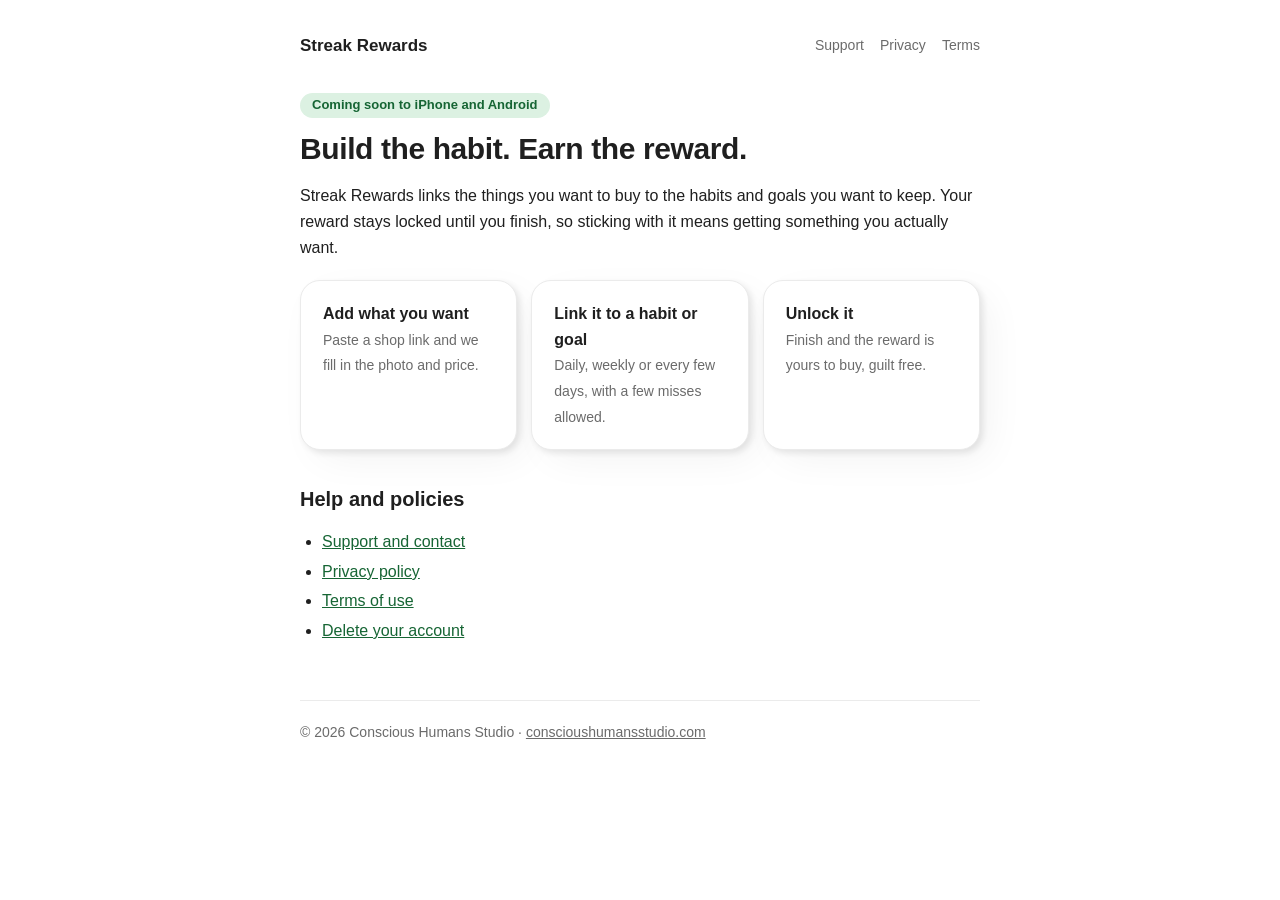
<file: streakrewards/index.html>
<!doctype html>
<html lang="en">
<head>
  <meta charset="utf-8">
  <meta name="viewport" content="width=device-width, initial-scale=1">
  <title>Streak Rewards</title>
  <meta name="description" content="Streak Rewards: build a habit, earn the thing you want. Link a wishlist item to a habit or goal and unlock it when you finish.">
  <link rel="stylesheet" href="/assets/site.css">
  <script>
    // Old-style links (/streakrewards/#privacy) open the matching page (/streakrewards/privacy/).
    (function () {
      var pages = { privacy: 1, terms: 1, support: 1, 'delete-account': 1 };
      var h = location.hash.replace('#', '');
      if (pages[h]) location.replace('/streakrewards/' + h + '/');
    })();
  </script>
</head>
<body>
  <div class="wrap">
    <header class="site">
      <a class="brand" href="/streakrewards/">Streak Rewards</a>
      <nav class="links">
        <a href="/streakrewards/support/">Support</a>
        <a href="/streakrewards/privacy/">Privacy</a>
        <a href="/streakrewards/terms/">Terms</a>
      </nav>
    </header>

    <span class="pill">Coming soon to iPhone and Android</span>
    <h1>Build the habit. Earn the reward.</h1>
    <p>Streak Rewards links the things you want to buy to the habits and goals you want to keep. Your reward stays locked until you finish, so sticking with it means getting something you actually want.</p>

    <div class="grid">
      <div class="card"><strong>Add what you want</strong><br><span class="muted">Paste a shop link and we fill in the photo and price.</span></div>
      <div class="card"><strong>Link it to a habit or goal</strong><br><span class="muted">Daily, weekly or every few days, with a few misses allowed.</span></div>
      <div class="card"><strong>Unlock it</strong><br><span class="muted">Finish and the reward is yours to buy, guilt free.</span></div>
    </div>

    <h2>Help and policies</h2>
    <ul>
      <li><a href="/streakrewards/support/">Support and contact</a></li>
      <li><a href="/streakrewards/privacy/">Privacy policy</a></li>
      <li><a href="/streakrewards/terms/">Terms of use</a></li>
      <li><a href="/streakrewards/delete-account/">Delete your account</a></li>
    </ul>

    <footer class="site">
      © 2026 Conscious Humans Studio · <a href="/">conscioushumansstudio.com</a>
    </footer>
  </div>
</body>
</html>
</file>
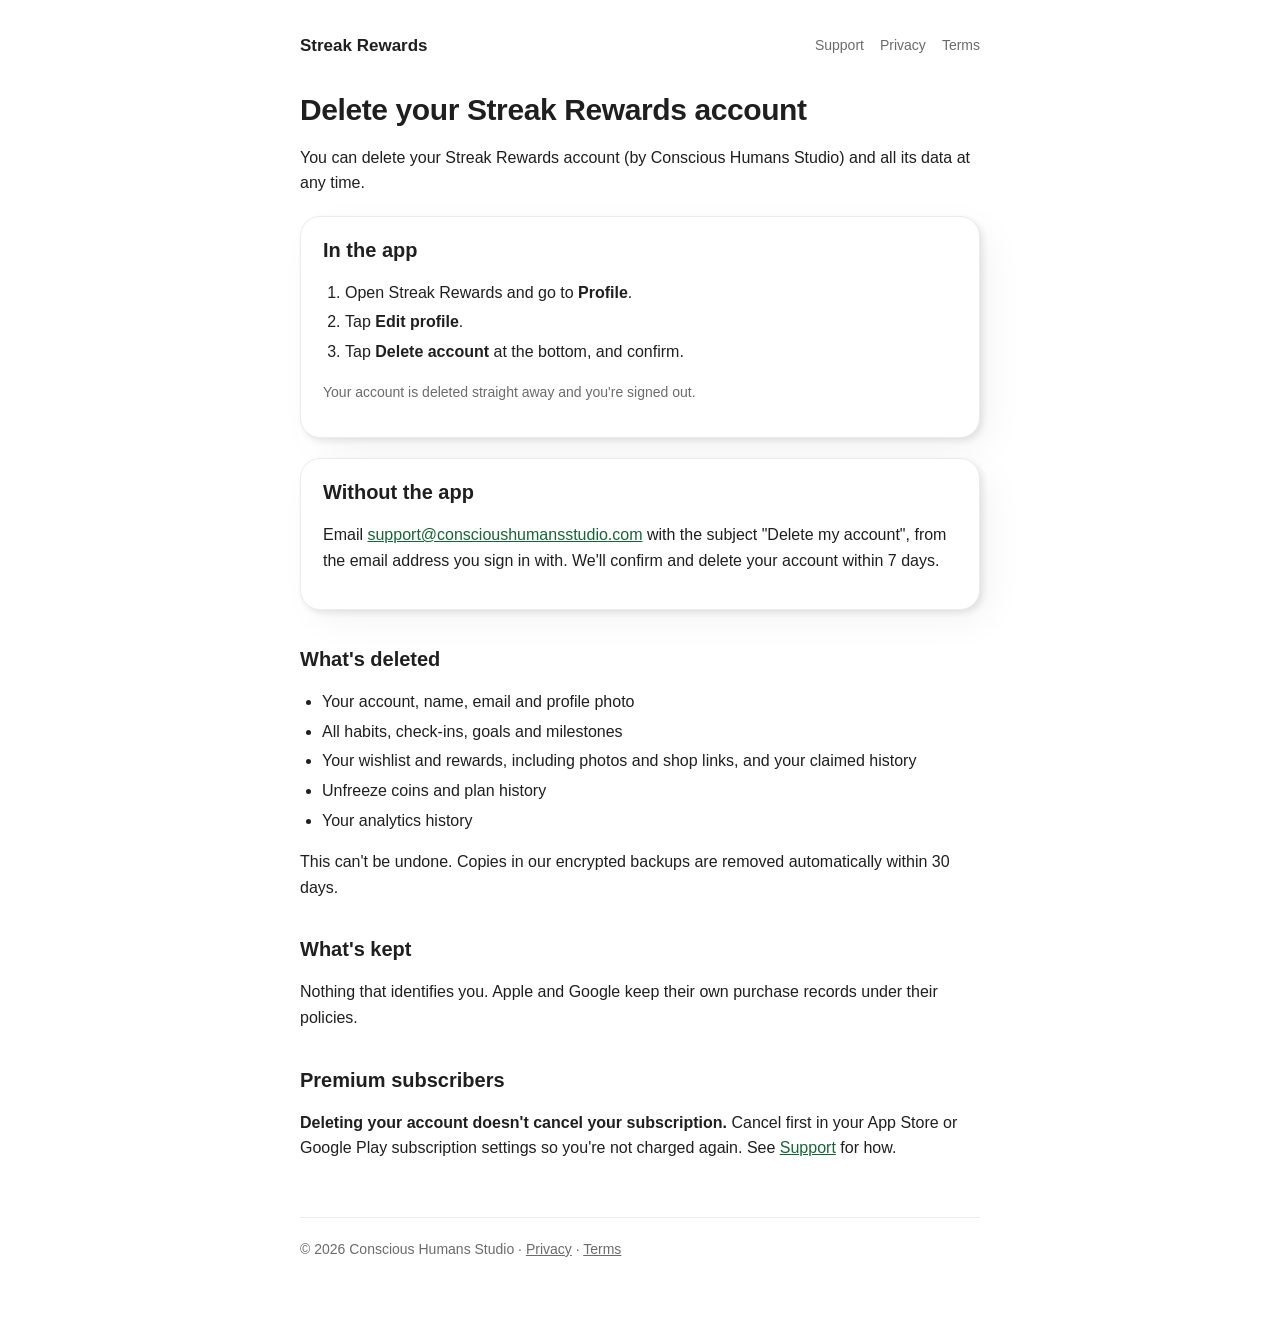
<file: streakrewards/delete-account/index.html>
<!doctype html>
<html lang="en">
<head>
  <meta charset="utf-8">
  <meta name="viewport" content="width=device-width, initial-scale=1">
  <title>Delete your account · Streak Rewards</title>
  <meta name="description" content="How to delete your Streak Rewards account and data, in the app or by email.">
  <link rel="stylesheet" href="/assets/site.css">
</head>
<body>
  <div class="wrap">
    <header class="site">
      <a class="brand" href="/streakrewards/">Streak Rewards</a>
      <nav class="links">
        <a href="/streakrewards/support/">Support</a>
        <a href="/streakrewards/privacy/">Privacy</a>
        <a href="/streakrewards/terms/">Terms</a>
      </nav>
    </header>

    <h1>Delete your Streak Rewards account</h1>
    <p>You can delete your Streak Rewards account (by Conscious Humans Studio) and all its data at any time.</p>

    <div class="card">
      <h2>In the app</h2>
      <ol>
        <li>Open Streak Rewards and go to <strong>Profile</strong>.</li>
        <li>Tap <strong>Edit profile</strong>.</li>
        <li>Tap <strong>Delete account</strong> at the bottom, and confirm.</li>
      </ol>
      <p class="muted">Your account is deleted straight away and you're signed out.</p>
    </div>

    <div class="card">
      <h2>Without the app</h2>
      <p>Email <a href="mailto:support@conscioushumansstudio.com?subject=Delete%20my%20account">support@conscioushumansstudio.com</a> with the subject "Delete my account", from the email address you sign in with. We'll confirm and delete your account within 7 days.</p>
    </div>

    <h2>What's deleted</h2>
    <ul>
      <li>Your account, name, email and profile photo</li>
      <li>All habits, check-ins, goals and milestones</li>
      <li>Your wishlist and rewards, including photos and shop links, and your claimed history</li>
      <li>Unfreeze coins and plan history</li>
      <li>Your analytics history</li>
    </ul>
    <p>This can't be undone. Copies in our encrypted backups are removed automatically within 30 days.</p>

    <h2>What's kept</h2>
    <p>Nothing that identifies you. Apple and Google keep their own purchase records under their policies.</p>

    <h2>Premium subscribers</h2>
    <p><strong>Deleting your account doesn't cancel your subscription.</strong> Cancel first in your App Store or Google Play subscription settings so you're not charged again. See <a href="/streakrewards/support/">Support</a> for how.</p>

    <footer class="site">
      © 2026 Conscious Humans Studio · <a href="/streakrewards/privacy/">Privacy</a> · <a href="/streakrewards/terms/">Terms</a>
    </footer>
  </div>
</body>
</html>
</file>
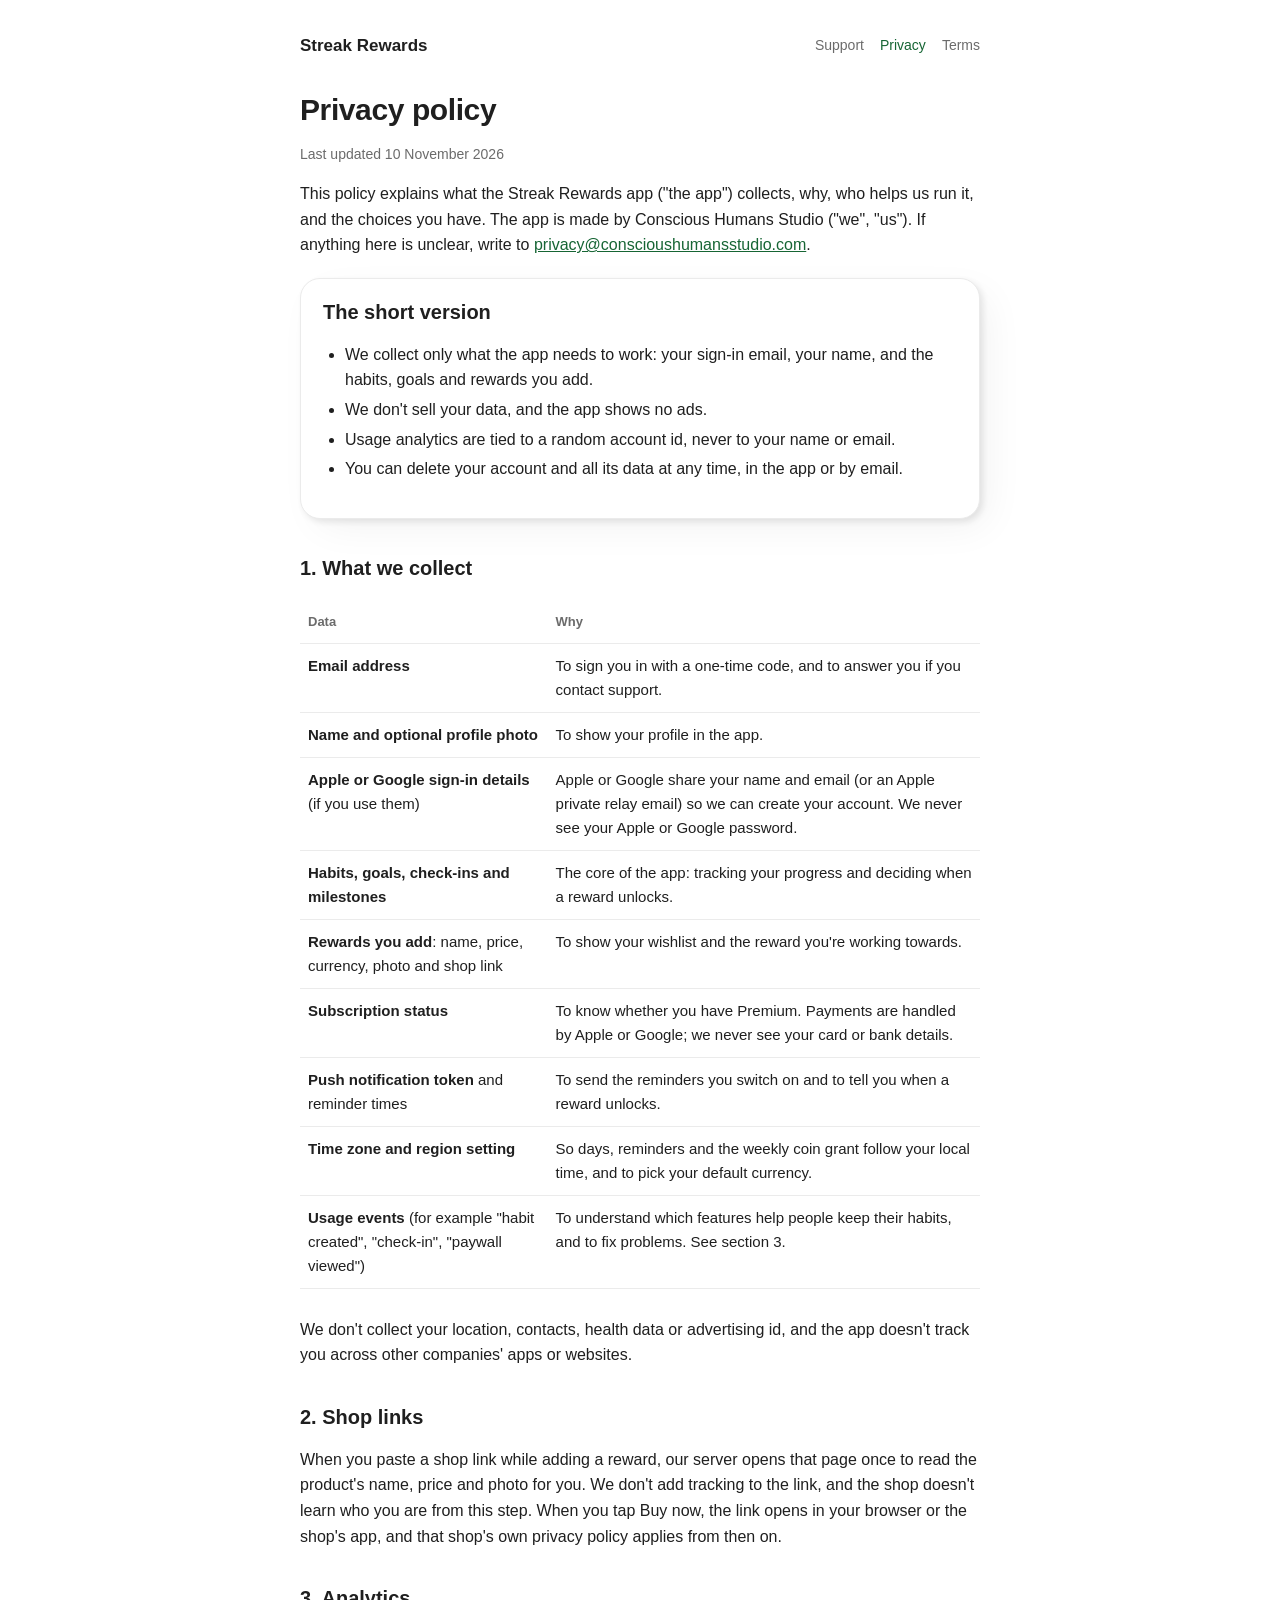
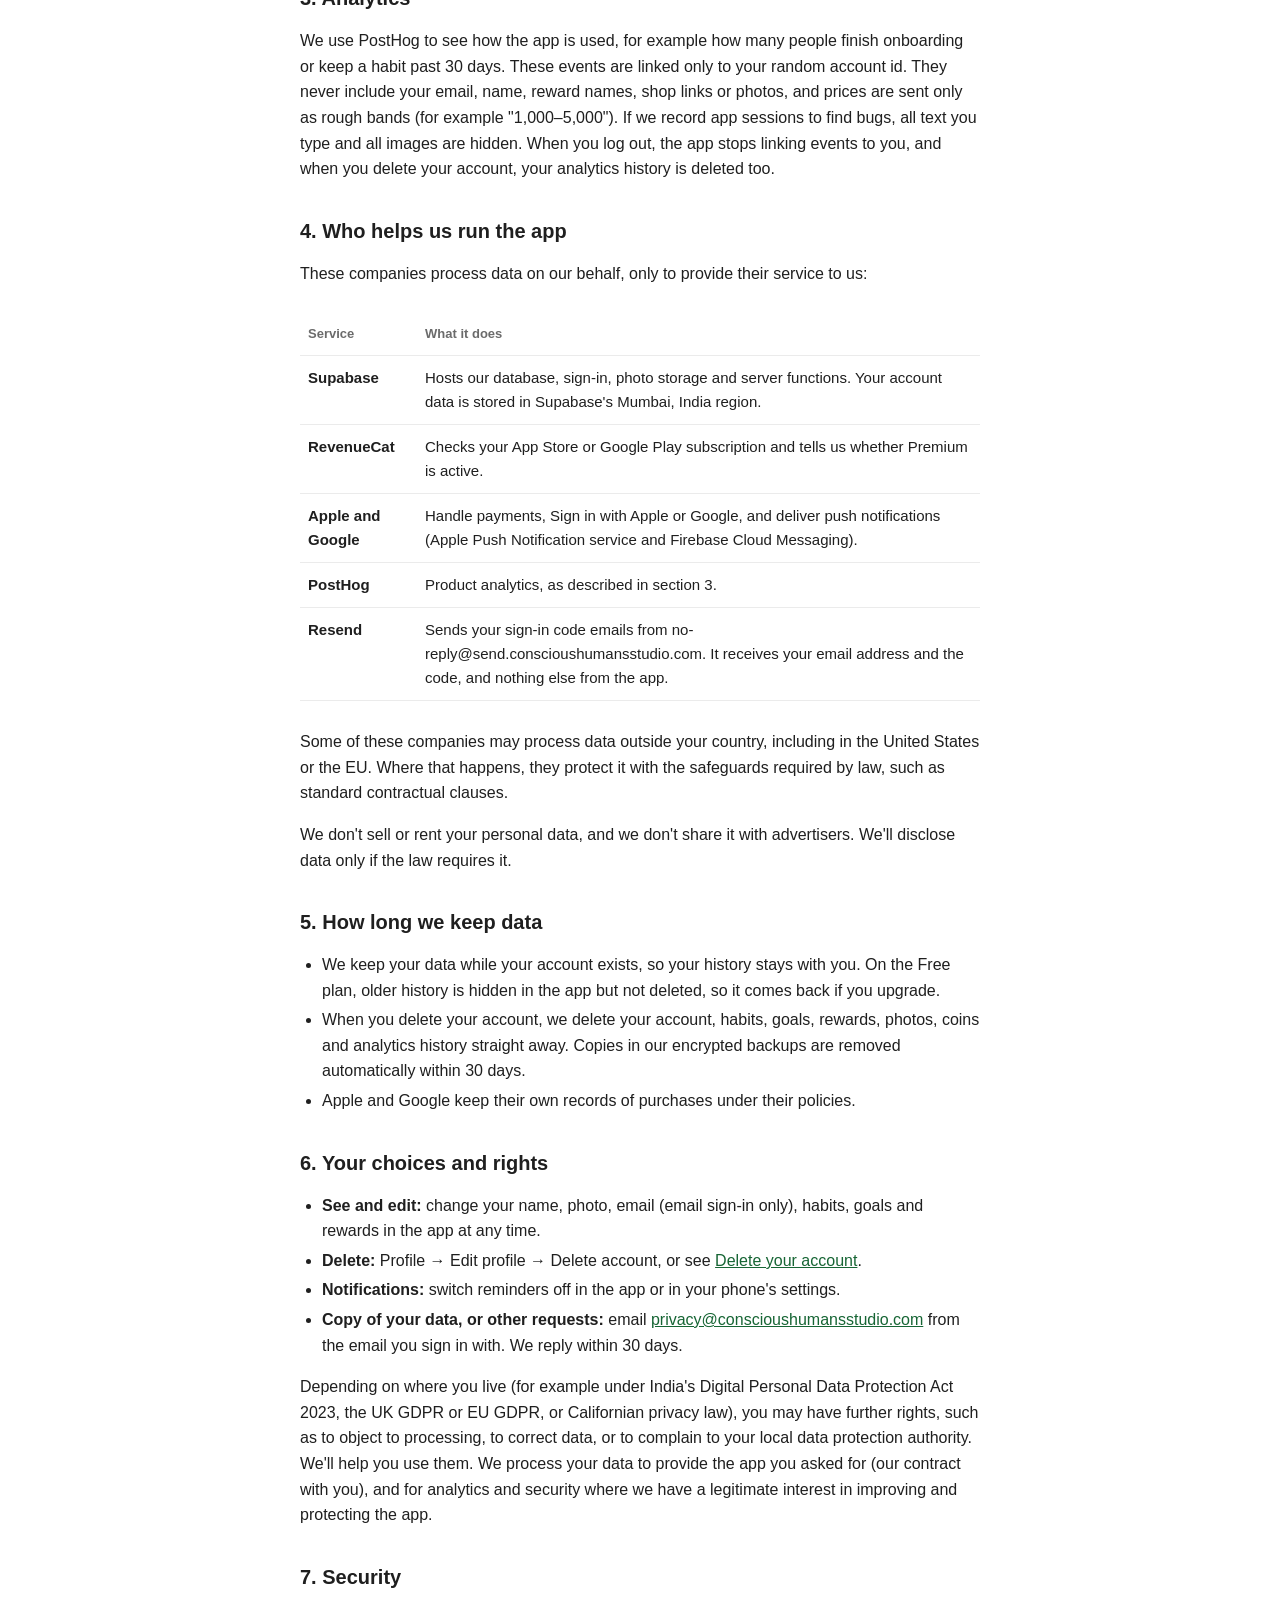
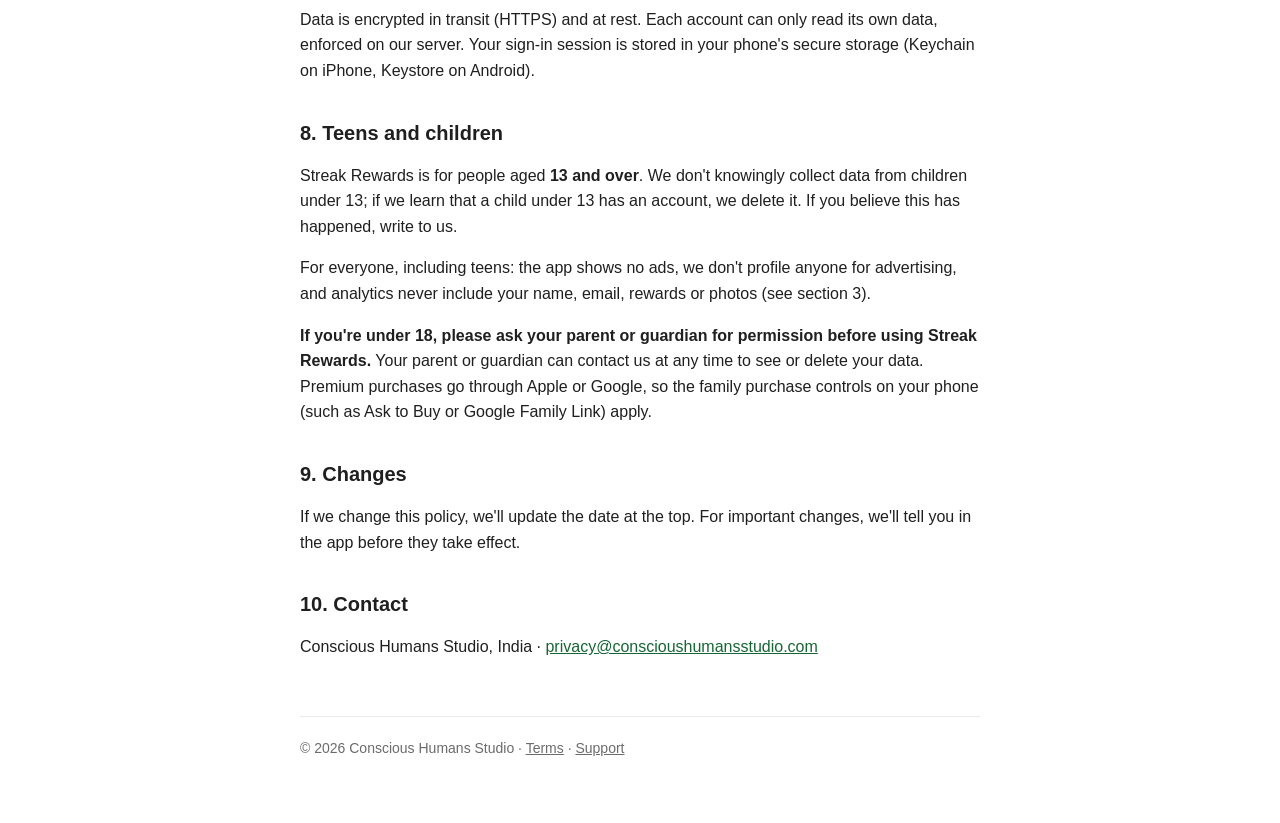
<file: streakrewards/privacy/index.html>
<!doctype html>
<html lang="en">
<head>
  <meta charset="utf-8">
  <meta name="viewport" content="width=device-width, initial-scale=1">
  <title>Privacy policy · Streak Rewards</title>
  <meta name="description" content="How Streak Rewards collects, uses and protects your data.">
  <link rel="stylesheet" href="/assets/site.css">
</head>
<body>
  <div class="wrap">
    <header class="site">
      <a class="brand" href="/streakrewards/">Streak Rewards</a>
      <nav class="links">
        <a href="/streakrewards/support/">Support</a>
        <a href="/streakrewards/privacy/" aria-current="page">Privacy</a>
        <a href="/streakrewards/terms/">Terms</a>
      </nav>
    </header>

    <h1>Privacy policy</h1>
    <p class="muted">Last updated 10 November 2026</p>

    <p>This policy explains what the Streak Rewards app ("the app") collects, why, who helps us run it, and the choices you have. The app is made by Conscious Humans Studio ("we", "us"). If anything here is unclear, write to <a href="mailto:privacy@conscioushumansstudio.com">privacy@conscioushumansstudio.com</a>.</p>

    <div class="card">
      <h2>The short version</h2>
      <ul>
        <li>We collect only what the app needs to work: your sign-in email, your name, and the habits, goals and rewards you add.</li>
        <li>We don't sell your data, and the app shows no ads.</li>
        <li>Usage analytics are tied to a random account id, never to your name or email.</li>
        <li>You can delete your account and all its data at any time, in the app or by email.</li>
      </ul>
    </div>

    <h2>1. What we collect</h2>
    <div class="table-scroll">
      <table>
        <tr><th>Data</th><th>Why</th></tr>
        <tr><td><strong>Email address</strong></td><td>To sign you in with a one-time code, and to answer you if you contact support.</td></tr>
        <tr><td><strong>Name and optional profile photo</strong></td><td>To show your profile in the app.</td></tr>
        <tr><td><strong>Apple or Google sign-in details</strong> (if you use them)</td><td>Apple or Google share your name and email (or an Apple private relay email) so we can create your account. We never see your Apple or Google password.</td></tr>
        <tr><td><strong>Habits, goals, check-ins and milestones</strong></td><td>The core of the app: tracking your progress and deciding when a reward unlocks.</td></tr>
        <tr><td><strong>Rewards you add</strong>: name, price, currency, photo and shop link</td><td>To show your wishlist and the reward you're working towards.</td></tr>
        <tr><td><strong>Subscription status</strong></td><td>To know whether you have Premium. Payments are handled by Apple or Google; we never see your card or bank details.</td></tr>
        <tr><td><strong>Push notification token</strong> and reminder times</td><td>To send the reminders you switch on and to tell you when a reward unlocks.</td></tr>
        <tr><td><strong>Time zone and region setting</strong></td><td>So days, reminders and the weekly coin grant follow your local time, and to pick your default currency.</td></tr>
        <tr><td><strong>Usage events</strong> (for example "habit created", "check-in", "paywall viewed")</td><td>To understand which features help people keep their habits, and to fix problems. See section 3.</td></tr>
      </table>
    </div>
    <p>We don't collect your location, contacts, health data or advertising id, and the app doesn't track you across other companies' apps or websites.</p>

    <h2>2. Shop links</h2>
    <p>When you paste a shop link while adding a reward, our server opens that page once to read the product's name, price and photo for you. We don't add tracking to the link, and the shop doesn't learn who you are from this step. When you tap Buy now, the link opens in your browser or the shop's app, and that shop's own privacy policy applies from then on.</p>

    <h2>3. Analytics</h2>
    <p>We use PostHog to see how the app is used, for example how many people finish onboarding or keep a habit past 30 days. These events are linked only to your random account id. They never include your email, name, reward names, shop links or photos, and prices are sent only as rough bands (for example "1,000–5,000"). If we record app sessions to find bugs, all text you type and all images are hidden. When you log out, the app stops linking events to you, and when you delete your account, your analytics history is deleted too.</p>

    <h2>4. Who helps us run the app</h2>
    <p>These companies process data on our behalf, only to provide their service to us:</p>
    <div class="table-scroll">
      <table>
        <tr><th>Service</th><th>What it does</th></tr>
        <tr><td><strong>Supabase</strong></td><td>Hosts our database, sign-in, photo storage and server functions. Your account data is stored in Supabase's Mumbai, India region.</td></tr>
        <tr><td><strong>RevenueCat</strong></td><td>Checks your App Store or Google Play subscription and tells us whether Premium is active.</td></tr>
        <tr><td><strong>Apple and Google</strong></td><td>Handle payments, Sign in with Apple or Google, and deliver push notifications (Apple Push Notification service and Firebase Cloud Messaging).</td></tr>
        <tr><td><strong>PostHog</strong></td><td>Product analytics, as described in section 3.</td></tr>
        <tr><td><strong>Resend</strong></td><td>Sends your sign-in code emails from no-reply@send.conscioushumansstudio.com. It receives your email address and the code, and nothing else from the app.</td></tr>
      </table>
    </div>
    <p>Some of these companies may process data outside your country, including in the United States or the EU. Where that happens, they protect it with the safeguards required by law, such as standard contractual clauses.</p>
    <p>We don't sell or rent your personal data, and we don't share it with advertisers. We'll disclose data only if the law requires it.</p>

    <h2>5. How long we keep data</h2>
    <ul>
      <li>We keep your data while your account exists, so your history stays with you. On the Free plan, older history is hidden in the app but not deleted, so it comes back if you upgrade.</li>
      <li>When you delete your account, we delete your account, habits, goals, rewards, photos, coins and analytics history straight away. Copies in our encrypted backups are removed automatically within 30 days.</li>
      <li>Apple and Google keep their own records of purchases under their policies.</li>
    </ul>

    <h2>6. Your choices and rights</h2>
    <ul>
      <li><strong>See and edit:</strong> change your name, photo, email (email sign-in only), habits, goals and rewards in the app at any time.</li>
      <li><strong>Delete:</strong> Profile → Edit profile → Delete account, or see <a href="/streakrewards/delete-account/">Delete your account</a>.</li>
      <li><strong>Notifications:</strong> switch reminders off in the app or in your phone's settings.</li>
      <li><strong>Copy of your data, or other requests:</strong> email <a href="mailto:privacy@conscioushumansstudio.com">privacy@conscioushumansstudio.com</a> from the email you sign in with. We reply within 30 days.</li>
    </ul>
    <p>Depending on where you live (for example under India's Digital Personal Data Protection Act 2023, the UK GDPR or EU GDPR, or Californian privacy law), you may have further rights, such as to object to processing, to correct data, or to complain to your local data protection authority. We'll help you use them. We process your data to provide the app you asked for (our contract with you), and for analytics and security where we have a legitimate interest in improving and protecting the app.</p>

    <h2>7. Security</h2>
    <p>Data is encrypted in transit (HTTPS) and at rest. Each account can only read its own data, enforced on our server. Your sign-in session is stored in your phone's secure storage (Keychain on iPhone, Keystore on Android).</p>

    <h2>8. Teens and children</h2>
    <p>Streak Rewards is for people aged <strong>13 and over</strong>. We don't knowingly collect data from children under 13; if we learn that a child under 13 has an account, we delete it. If you believe this has happened, write to us.</p>
    <p>For everyone, including teens: the app shows no ads, we don't profile anyone for advertising, and analytics never include your name, email, rewards or photos (see section 3).</p>
    <p><strong>If you're under 18, please ask your parent or guardian for permission before using Streak Rewards.</strong> Your parent or guardian can contact us at any time to see or delete your data. Premium purchases go through Apple or Google, so the family purchase controls on your phone (such as Ask to Buy or Google Family Link) apply.</p>

    <h2>9. Changes</h2>
    <p>If we change this policy, we'll update the date at the top. For important changes, we'll tell you in the app before they take effect.</p>

    <h2>10. Contact</h2>
    <p>Conscious Humans Studio, India · <a href="mailto:privacy@conscioushumansstudio.com">privacy@conscioushumansstudio.com</a></p>

    <footer class="site">
      © 2026 Conscious Humans Studio · <a href="/streakrewards/terms/">Terms</a> · <a href="/streakrewards/support/">Support</a>
    </footer>
  </div>
</body>
</html>
</file>
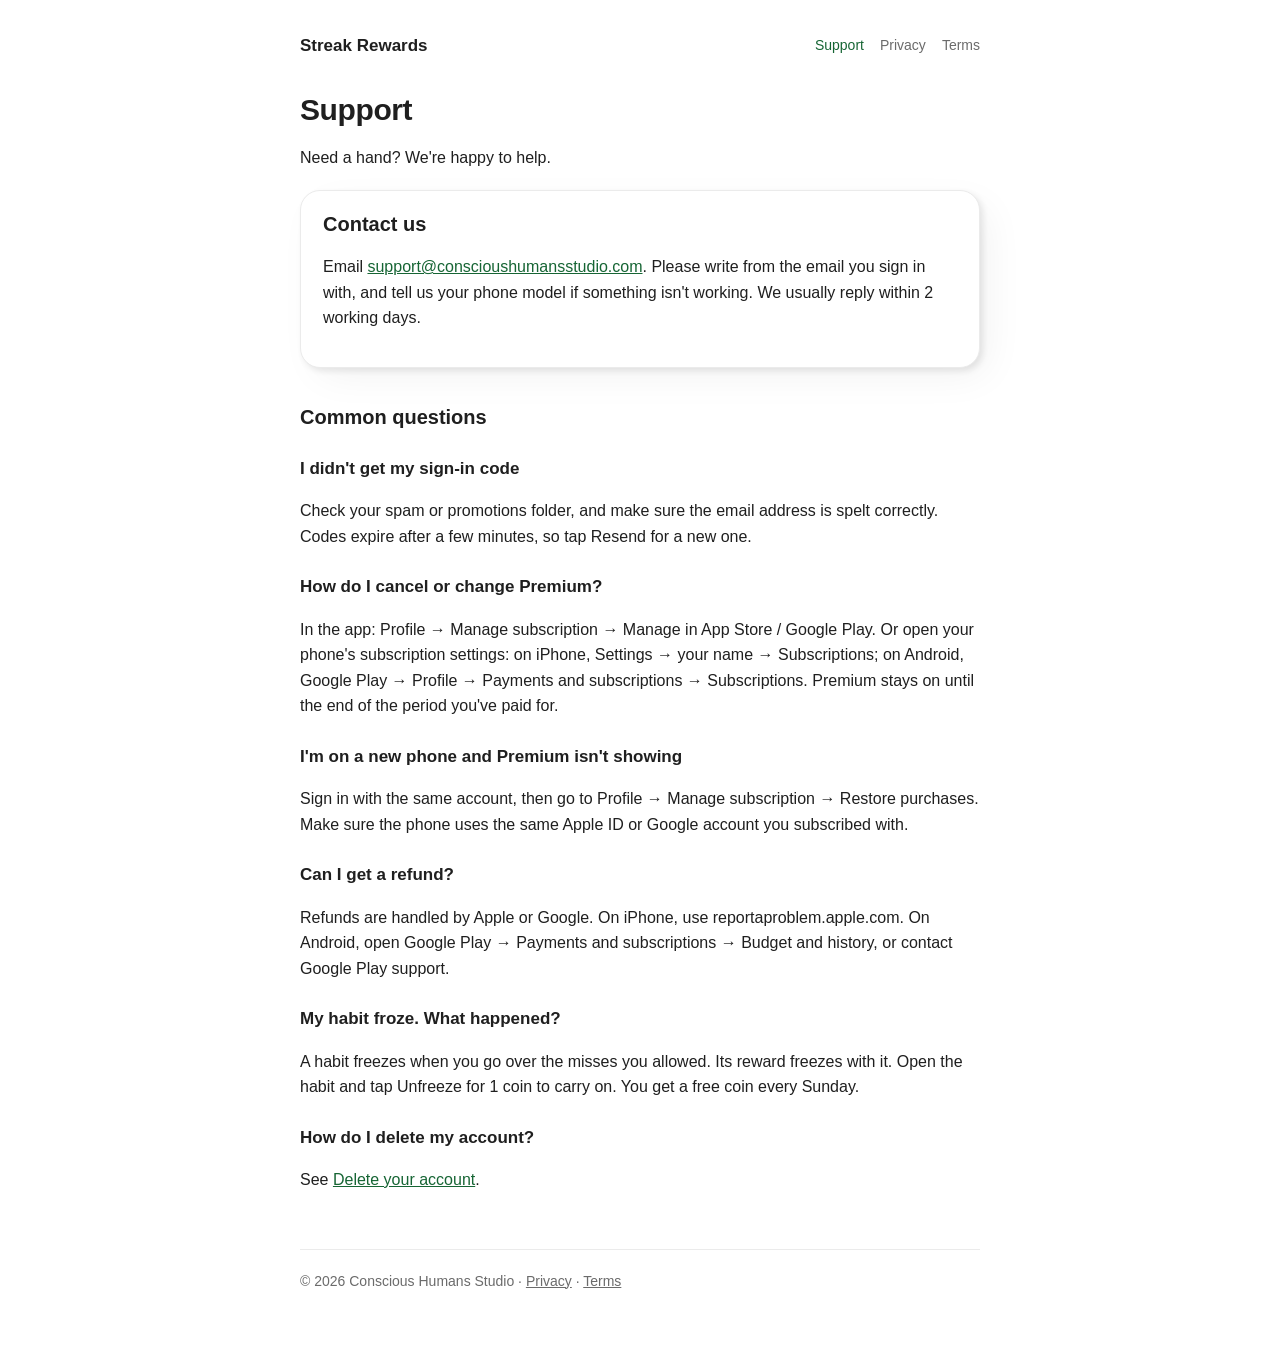
<file: streakrewards/support/index.html>
<!doctype html>
<html lang="en">
<head>
  <meta charset="utf-8">
  <meta name="viewport" content="width=device-width, initial-scale=1">
  <title>Support · Streak Rewards</title>
  <meta name="description" content="Help with Streak Rewards: contact support, manage your subscription, restore purchases.">
  <link rel="stylesheet" href="/assets/site.css">
</head>
<body>
  <div class="wrap">
    <header class="site">
      <a class="brand" href="/streakrewards/">Streak Rewards</a>
      <nav class="links">
        <a href="/streakrewards/support/" aria-current="page">Support</a>
        <a href="/streakrewards/privacy/">Privacy</a>
        <a href="/streakrewards/terms/">Terms</a>
      </nav>
    </header>

    <h1>Support</h1>
    <p>Need a hand? We're happy to help.</p>

    <div class="card">
      <h2>Contact us</h2>
      <p>Email <a href="mailto:support@conscioushumansstudio.com">support@conscioushumansstudio.com</a>. Please write from the email you sign in with, and tell us your phone model if something isn't working. We usually reply within 2 working days.</p>
    </div>

    <h2>Common questions</h2>

    <h3>I didn't get my sign-in code</h3>
    <p>Check your spam or promotions folder, and make sure the email address is spelt correctly. Codes expire after a few minutes, so tap Resend for a new one.</p>

    <h3>How do I cancel or change Premium?</h3>
    <p>In the app: Profile → Manage subscription → Manage in App Store / Google Play. Or open your phone's subscription settings: on iPhone, Settings → your name → Subscriptions; on Android, Google Play → Profile → Payments and subscriptions → Subscriptions. Premium stays on until the end of the period you've paid for.</p>

    <h3>I'm on a new phone and Premium isn't showing</h3>
    <p>Sign in with the same account, then go to Profile → Manage subscription → Restore purchases. Make sure the phone uses the same Apple ID or Google account you subscribed with.</p>

    <h3>Can I get a refund?</h3>
    <p>Refunds are handled by Apple or Google. On iPhone, use reportaproblem.apple.com. On Android, open Google Play → Payments and subscriptions → Budget and history, or contact Google Play support.</p>

    <h3>My habit froze. What happened?</h3>
    <p>A habit freezes when you go over the misses you allowed. Its reward freezes with it. Open the habit and tap Unfreeze for 1 coin to carry on. You get a free coin every Sunday.</p>

    <h3>How do I delete my account?</h3>
    <p>See <a href="/streakrewards/delete-account/">Delete your account</a>.</p>

    <footer class="site">
      © 2026 Conscious Humans Studio · <a href="/streakrewards/privacy/">Privacy</a> · <a href="/streakrewards/terms/">Terms</a>
    </footer>
  </div>
</body>
</html>
</file>
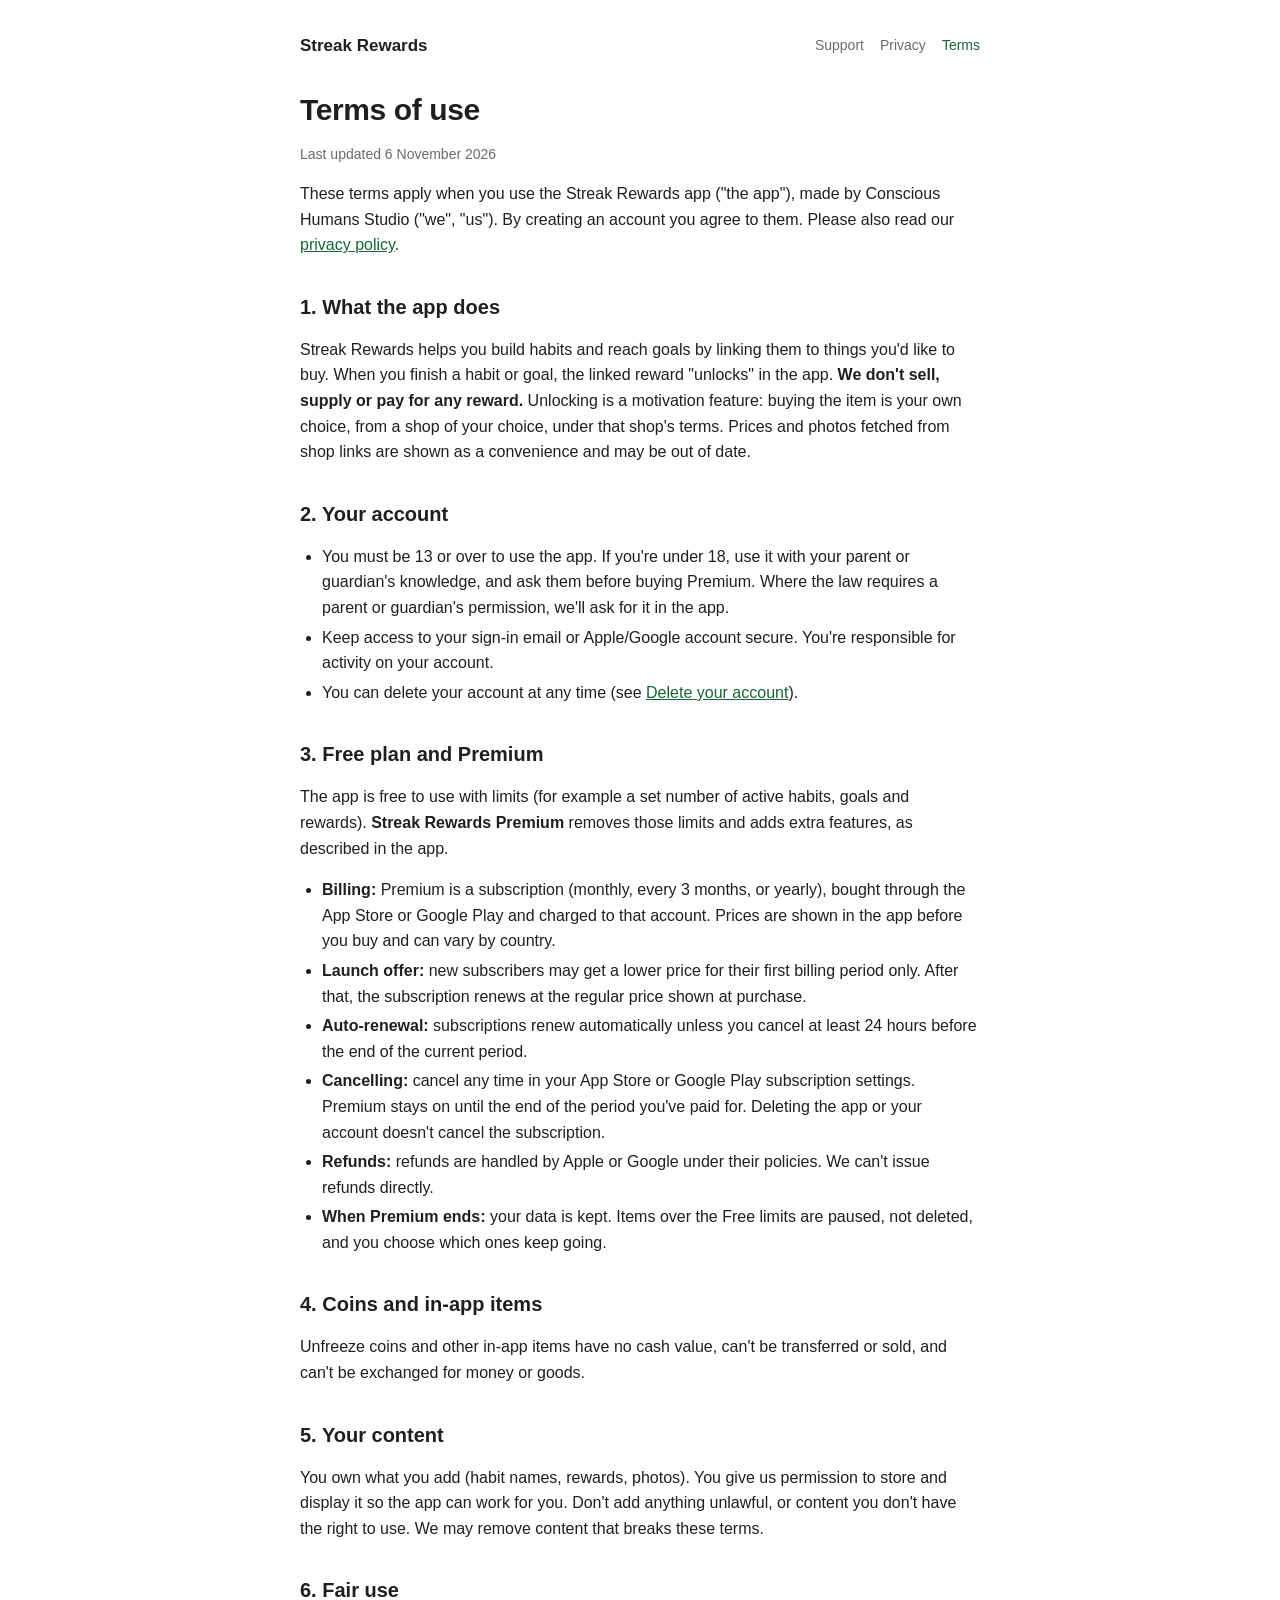
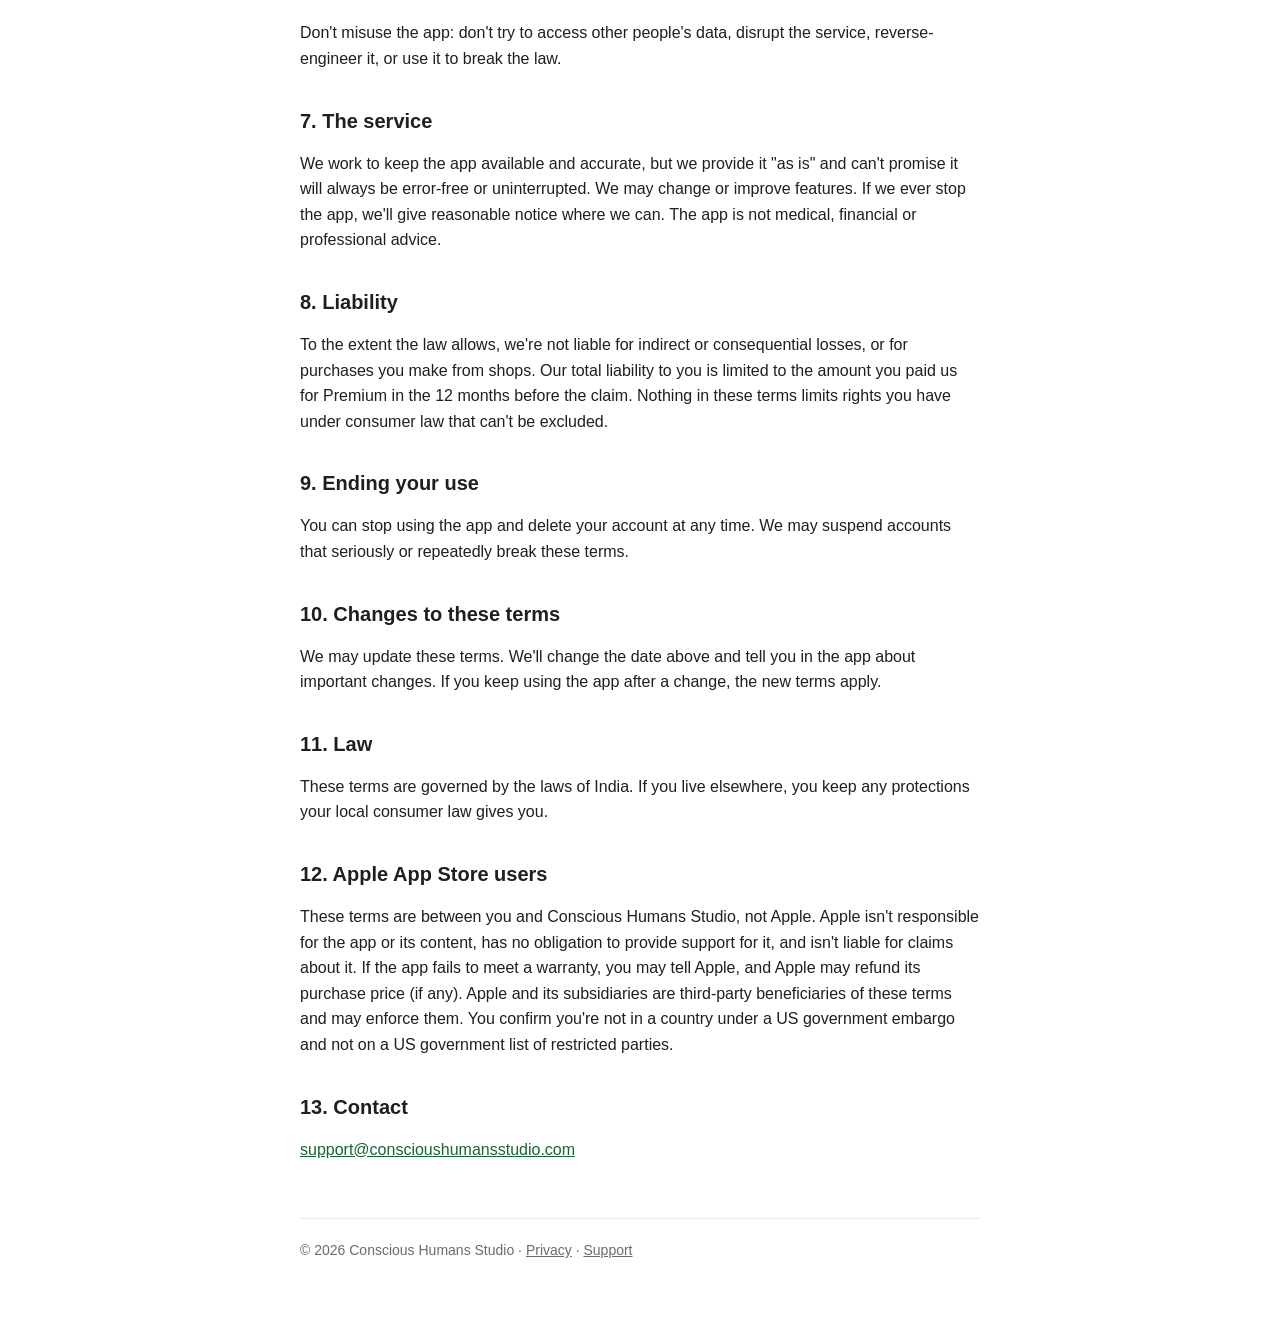
<file: streakrewards/terms/index.html>
<!doctype html>
<html lang="en">
<head>
  <meta charset="utf-8">
  <meta name="viewport" content="width=device-width, initial-scale=1">
  <title>Terms of use · Streak Rewards</title>
  <meta name="description" content="The terms for using Streak Rewards and Streak Rewards Premium.">
  <link rel="stylesheet" href="/assets/site.css">
</head>
<body>
  <div class="wrap">
    <header class="site">
      <a class="brand" href="/streakrewards/">Streak Rewards</a>
      <nav class="links">
        <a href="/streakrewards/support/">Support</a>
        <a href="/streakrewards/privacy/">Privacy</a>
        <a href="/streakrewards/terms/" aria-current="page">Terms</a>
      </nav>
    </header>

    <h1>Terms of use</h1>
    <p class="muted">Last updated 6 November 2026</p>

    <p>These terms apply when you use the Streak Rewards app ("the app"), made by Conscious Humans Studio ("we", "us"). By creating an account you agree to them. Please also read our <a href="/streakrewards/privacy/">privacy policy</a>.</p>

    <h2>1. What the app does</h2>
    <p>Streak Rewards helps you build habits and reach goals by linking them to things you'd like to buy. When you finish a habit or goal, the linked reward "unlocks" in the app. <strong>We don't sell, supply or pay for any reward.</strong> Unlocking is a motivation feature: buying the item is your own choice, from a shop of your choice, under that shop's terms. Prices and photos fetched from shop links are shown as a convenience and may be out of date.</p>

    <h2>2. Your account</h2>
    <ul>
      <li>You must be 13 or over to use the app. If you're under 18, use it with your parent or guardian's knowledge, and ask them before buying Premium. Where the law requires a parent or guardian's permission, we'll ask for it in the app.</li>
      <li>Keep access to your sign-in email or Apple/Google account secure. You're responsible for activity on your account.</li>
      <li>You can delete your account at any time (see <a href="/streakrewards/delete-account/">Delete your account</a>).</li>
    </ul>

    <h2>3. Free plan and Premium</h2>
    <p>The app is free to use with limits (for example a set number of active habits, goals and rewards). <strong>Streak Rewards Premium</strong> removes those limits and adds extra features, as described in the app.</p>
    <ul>
      <li><strong>Billing:</strong> Premium is a subscription (monthly, every 3 months, or yearly), bought through the App Store or Google Play and charged to that account. Prices are shown in the app before you buy and can vary by country.</li>
      <li><strong>Launch offer:</strong> new subscribers may get a lower price for their first billing period only. After that, the subscription renews at the regular price shown at purchase.</li>
      <li><strong>Auto-renewal:</strong> subscriptions renew automatically unless you cancel at least 24 hours before the end of the current period.</li>
      <li><strong>Cancelling:</strong> cancel any time in your App Store or Google Play subscription settings. Premium stays on until the end of the period you've paid for. Deleting the app or your account doesn't cancel the subscription.</li>
      <li><strong>Refunds:</strong> refunds are handled by Apple or Google under their policies. We can't issue refunds directly.</li>
      <li><strong>When Premium ends:</strong> your data is kept. Items over the Free limits are paused, not deleted, and you choose which ones keep going.</li>
    </ul>

    <h2>4. Coins and in-app items</h2>
    <p>Unfreeze coins and other in-app items have no cash value, can't be transferred or sold, and can't be exchanged for money or goods.</p>

    <h2>5. Your content</h2>
    <p>You own what you add (habit names, rewards, photos). You give us permission to store and display it so the app can work for you. Don't add anything unlawful, or content you don't have the right to use. We may remove content that breaks these terms.</p>

    <h2>6. Fair use</h2>
    <p>Don't misuse the app: don't try to access other people's data, disrupt the service, reverse-engineer it, or use it to break the law.</p>

    <h2>7. The service</h2>
    <p>We work to keep the app available and accurate, but we provide it "as is" and can't promise it will always be error-free or uninterrupted. We may change or improve features. If we ever stop the app, we'll give reasonable notice where we can. The app is not medical, financial or professional advice.</p>

    <h2>8. Liability</h2>
    <p>To the extent the law allows, we're not liable for indirect or consequential losses, or for purchases you make from shops. Our total liability to you is limited to the amount you paid us for Premium in the 12 months before the claim. Nothing in these terms limits rights you have under consumer law that can't be excluded.</p>

    <h2>9. Ending your use</h2>
    <p>You can stop using the app and delete your account at any time. We may suspend accounts that seriously or repeatedly break these terms.</p>

    <h2>10. Changes to these terms</h2>
    <p>We may update these terms. We'll change the date above and tell you in the app about important changes. If you keep using the app after a change, the new terms apply.</p>

    <h2>11. Law</h2>
    <p>These terms are governed by the laws of India. If you live elsewhere, you keep any protections your local consumer law gives you.</p>

    <h2>12. Apple App Store users</h2>
    <p>These terms are between you and Conscious Humans Studio, not Apple. Apple isn't responsible for the app or its content, has no obligation to provide support for it, and isn't liable for claims about it. If the app fails to meet a warranty, you may tell Apple, and Apple may refund its purchase price (if any). Apple and its subsidiaries are third-party beneficiaries of these terms and may enforce them. You confirm you're not in a country under a US government embargo and not on a US government list of restricted parties.</p>

    <h2>13. Contact</h2>
    <p><a href="mailto:support@conscioushumansstudio.com">support@conscioushumansstudio.com</a></p>

    <footer class="site">
      © 2026 Conscious Humans Studio · <a href="/streakrewards/privacy/">Privacy</a> · <a href="/streakrewards/support/">Support</a>
    </footer>
  </div>
</body>
</html>
</file>
<file: assets/site.css>
/* Conscious Humans Studio — shared styles. Colours follow the Streak Rewards design system v6. */
:root {
  --page: #ffffff;
  --surface: #ffffff;
  --sunken: #f4f4f4;
  --border: #ebebeb;
  --ink: #1f1f1f;
  --ink-soft: #6b6b6b;
  --green: #15803d;
  --green-ink: #166534;
  --green-soft: #dcf1e2;
  --shadow: 3px 3px 6px rgba(0, 0, 0, 0.09), 12px 12px 40px -6px rgba(0, 0, 0, 0.06);
}
@media (prefers-color-scheme: dark) {
  :root {
    --page: #121212;
    --surface: #222222;
    --sunken: #181818;
    --border: #333333;
    --ink: #ededed;
    --ink-soft: #a3a3a3;
    --green: #5bcb82;
    --green-ink: #5bcb82;
    --green-soft: #183322;
    --shadow: none;
  }
}
* { box-sizing: border-box; }
html { -webkit-text-size-adjust: 100%; }
body {
  margin: 0;
  background: var(--page);
  color: var(--ink);
  font: 16px/1.6 -apple-system, BlinkMacSystemFont, "Segoe UI", Inter, Roboto, "Helvetica Neue", Arial, sans-serif;
}
.wrap { max-width: 720px; margin: 0 auto; padding: 32px 20px 64px; }
header.site { display: flex; align-items: center; justify-content: space-between; gap: 12px; flex-wrap: wrap; margin-bottom: 32px; }
header.site a.brand { color: var(--ink); text-decoration: none; font-weight: 700; font-size: 17px; }
nav.links { display: flex; gap: 16px; flex-wrap: wrap; font-size: 14px; }
nav.links a { color: var(--ink-soft); text-decoration: none; }
nav.links a[aria-current="page"], nav.links a:hover { color: var(--green-ink); }
h1 { font-size: 30px; line-height: 1.25; margin: 0 0 8px; letter-spacing: -0.4px; }
h2 { font-size: 20px; line-height: 1.35; margin: 36px 0 8px; }
h3 { font-size: 17px; margin: 24px 0 6px; }
p, li { color: var(--ink); }
.muted { color: var(--ink-soft); font-size: 14px; }
a { color: var(--green-ink); }
ul, ol { padding-left: 22px; }
li { margin: 4px 0; }
.card {
  background: var(--surface);
  border: 1px solid var(--border);
  border-radius: 20px;
  box-shadow: var(--shadow);
  padding: 20px 22px;
  margin: 20px 0;
}
.card h2:first-child, .card h3:first-child { margin-top: 0; }
.pill { display: inline-block; margin-bottom: 12px; background: var(--green-soft); color: var(--green-ink); border-radius: 999px; padding: 2px 12px; font-size: 13px; font-weight: 600; }
.grid { display: grid; grid-template-columns: repeat(auto-fit, minmax(200px, 1fr)); gap: 14px; margin: 20px 0; }
.grid .card { margin: 0; }
.grid a.card { display: block; color: var(--ink); text-decoration: none; }
.grid a.card strong { display: block; margin-bottom: 4px; }
.grid a.card span { color: var(--ink-soft); font-size: 14px; }
table { border-collapse: collapse; width: 100%; font-size: 15px; margin: 12px 0; }
th, td { text-align: left; vertical-align: top; padding: 10px 8px; border-bottom: 1px solid var(--border); }
th { color: var(--ink-soft); font-weight: 600; font-size: 13px; }
.table-scroll { overflow-x: auto; }
footer.site { margin-top: 56px; padding-top: 20px; border-top: 1px solid var(--border); color: var(--ink-soft); font-size: 14px; }
footer.site a { color: var(--ink-soft); }
</file>
